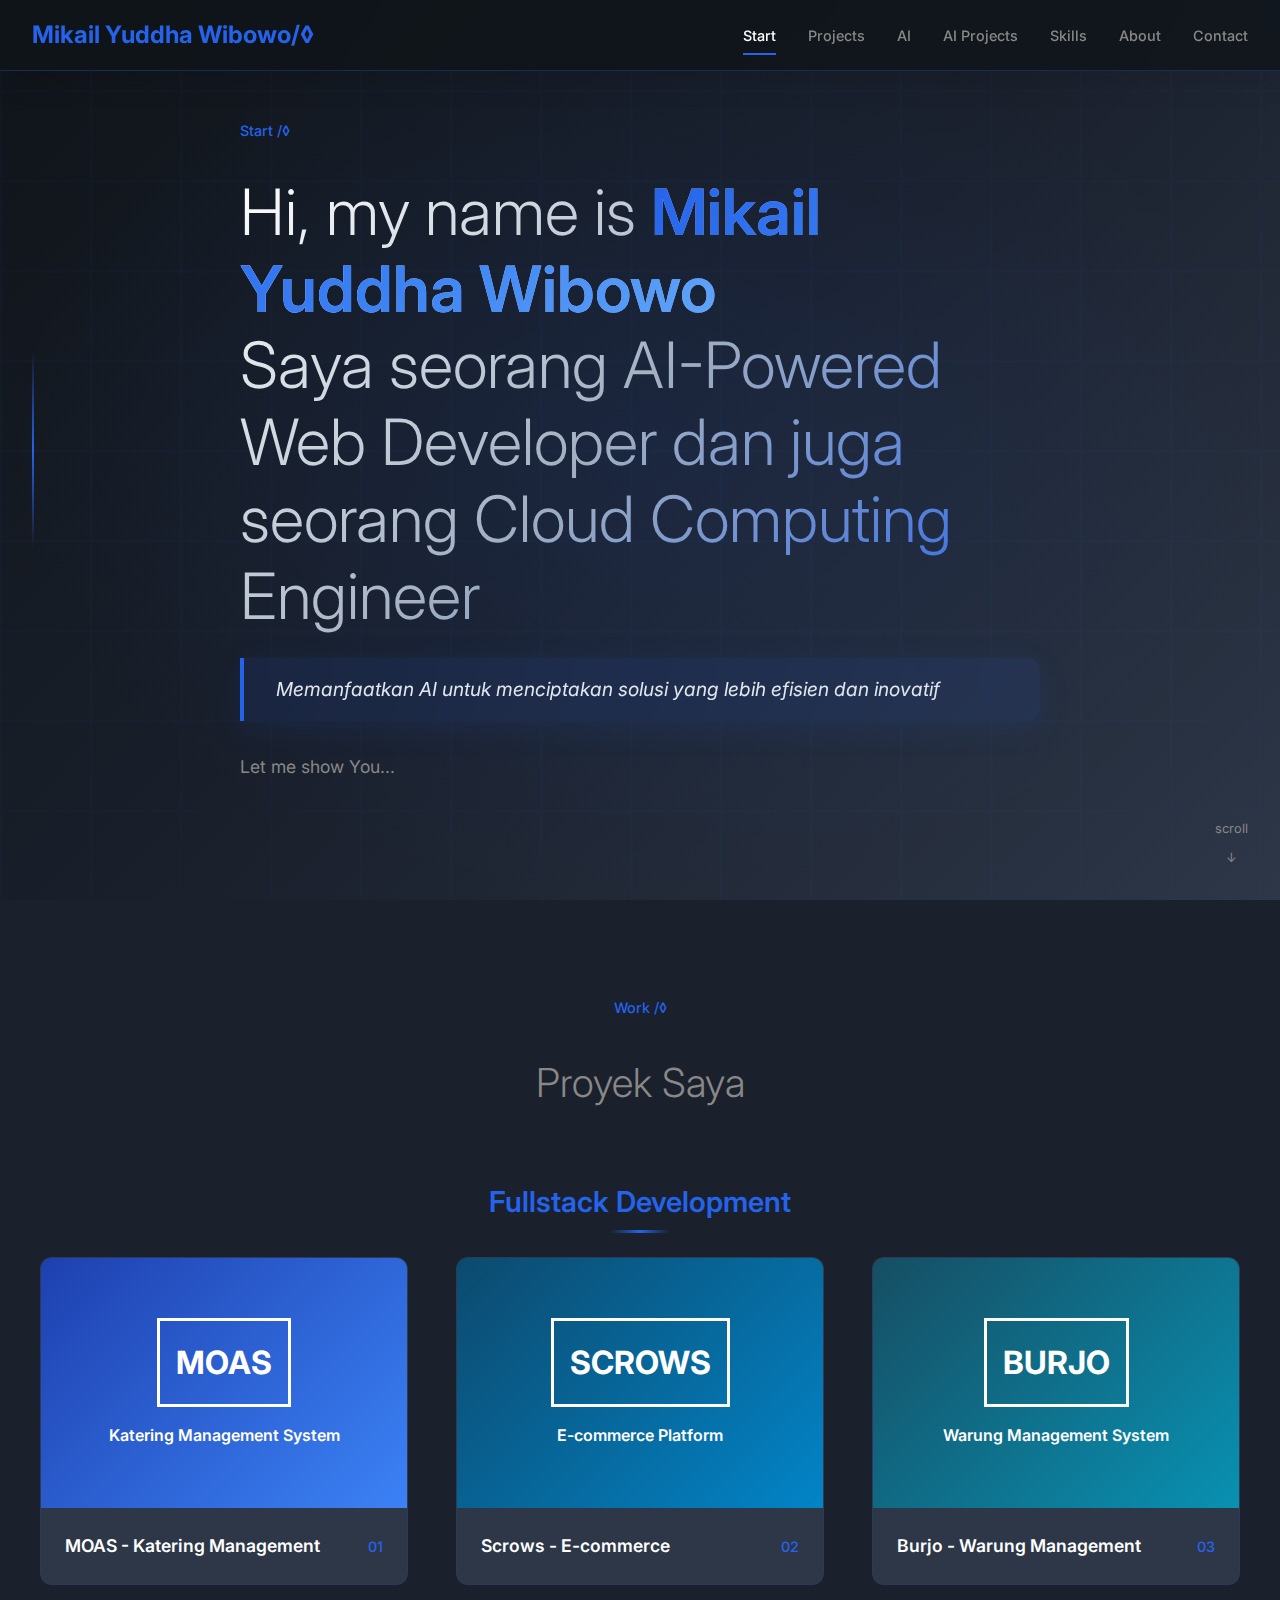
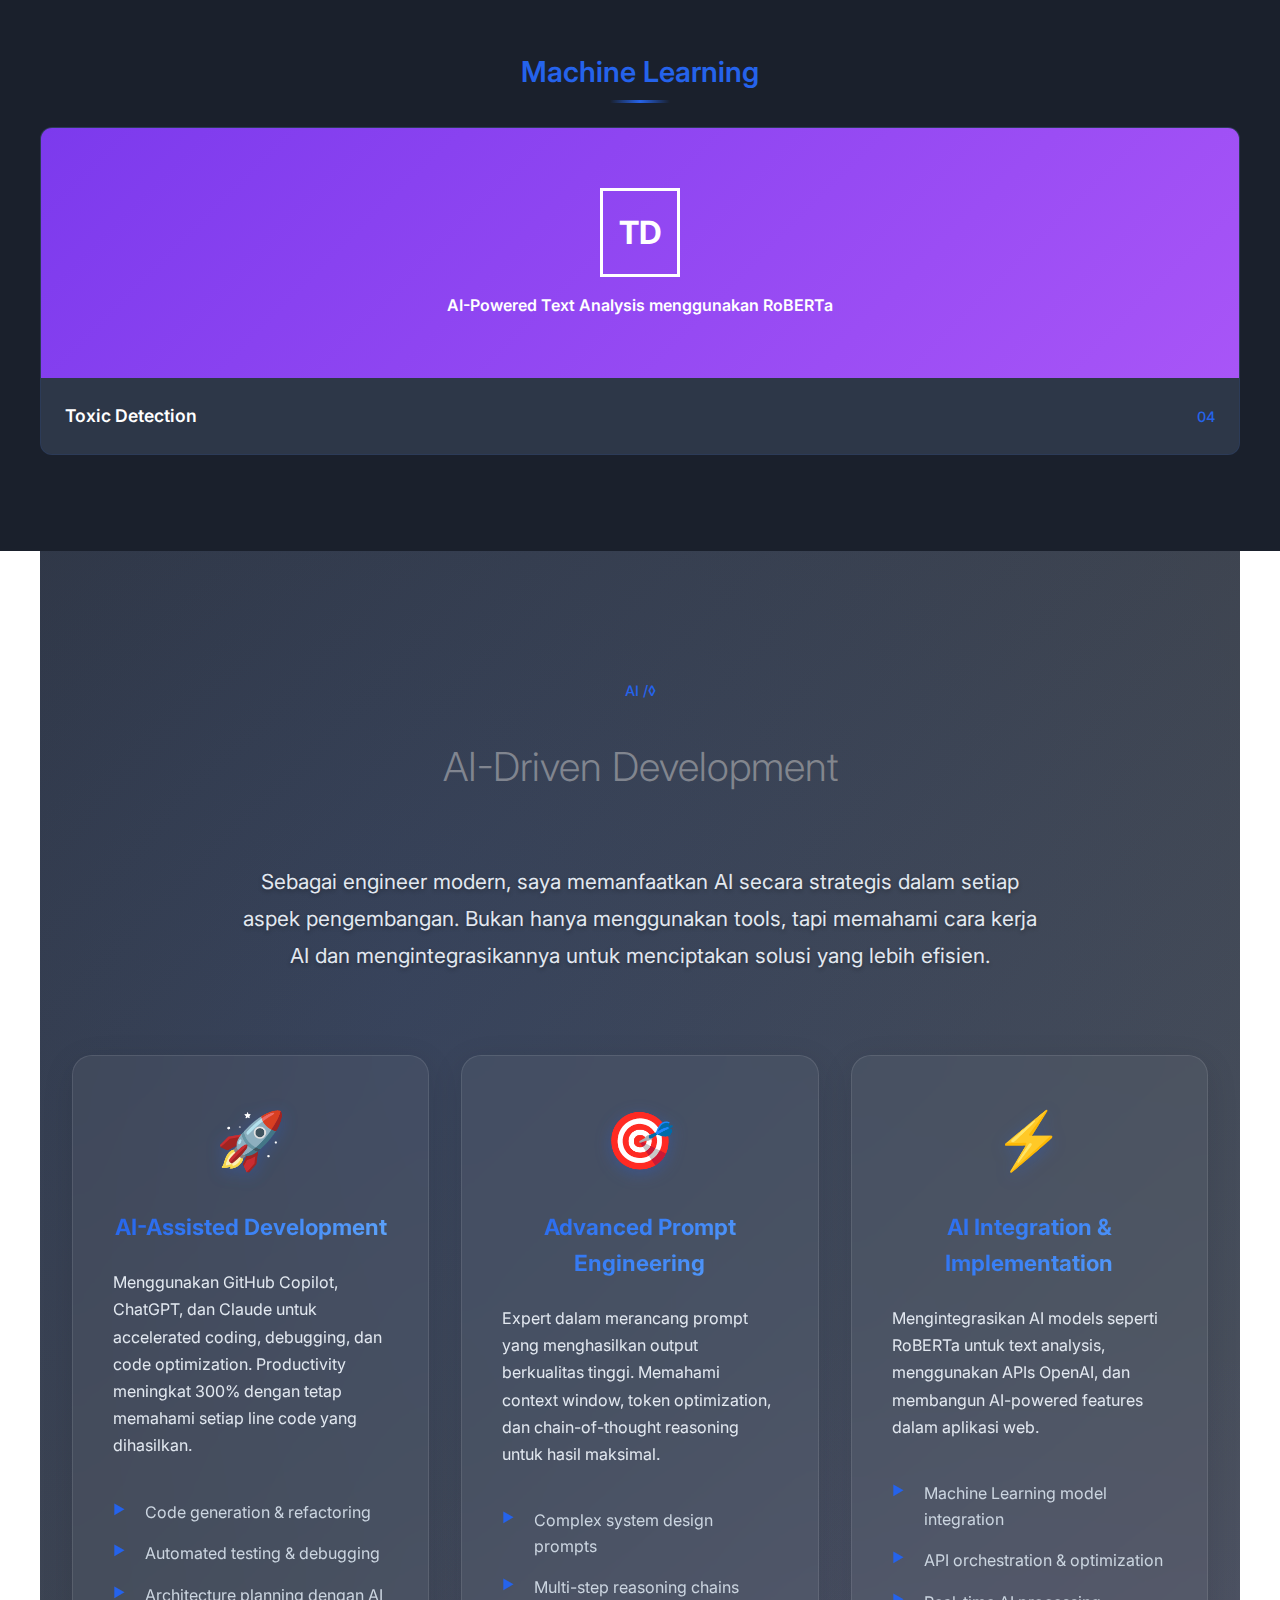
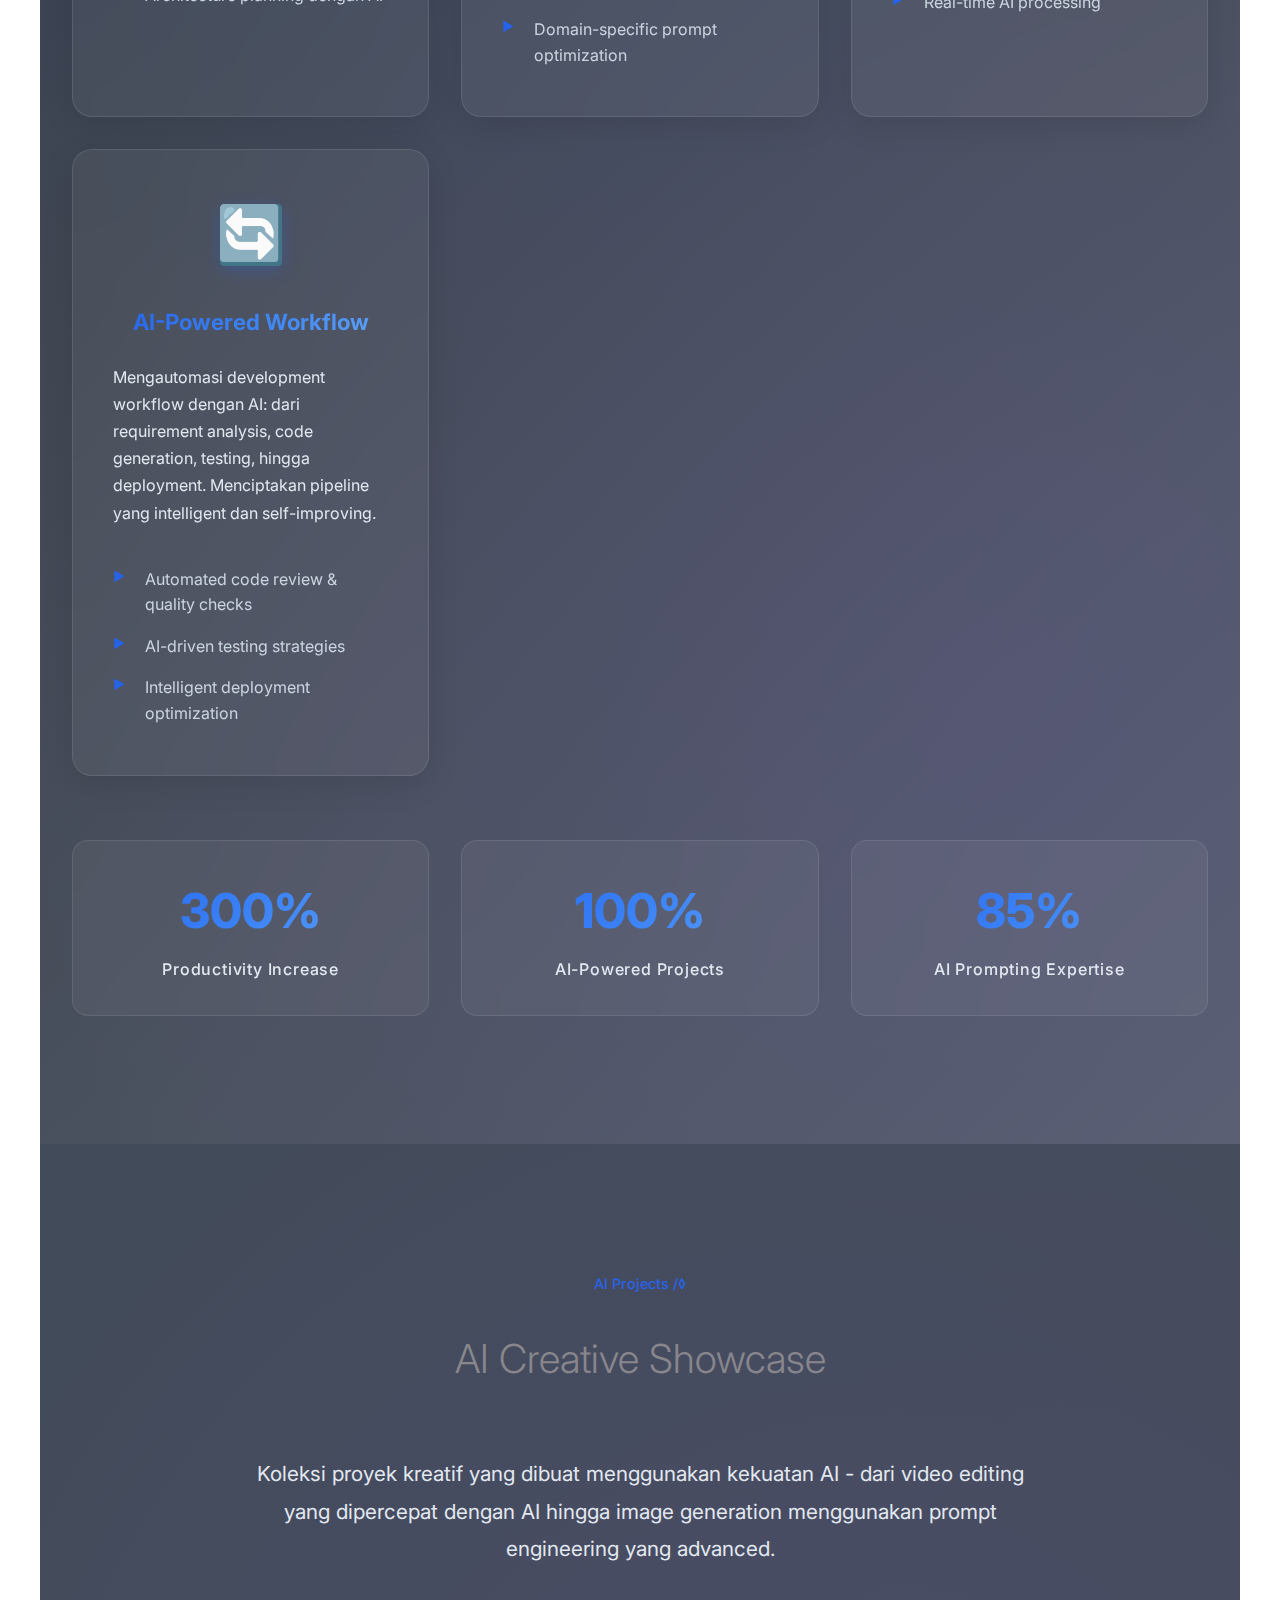
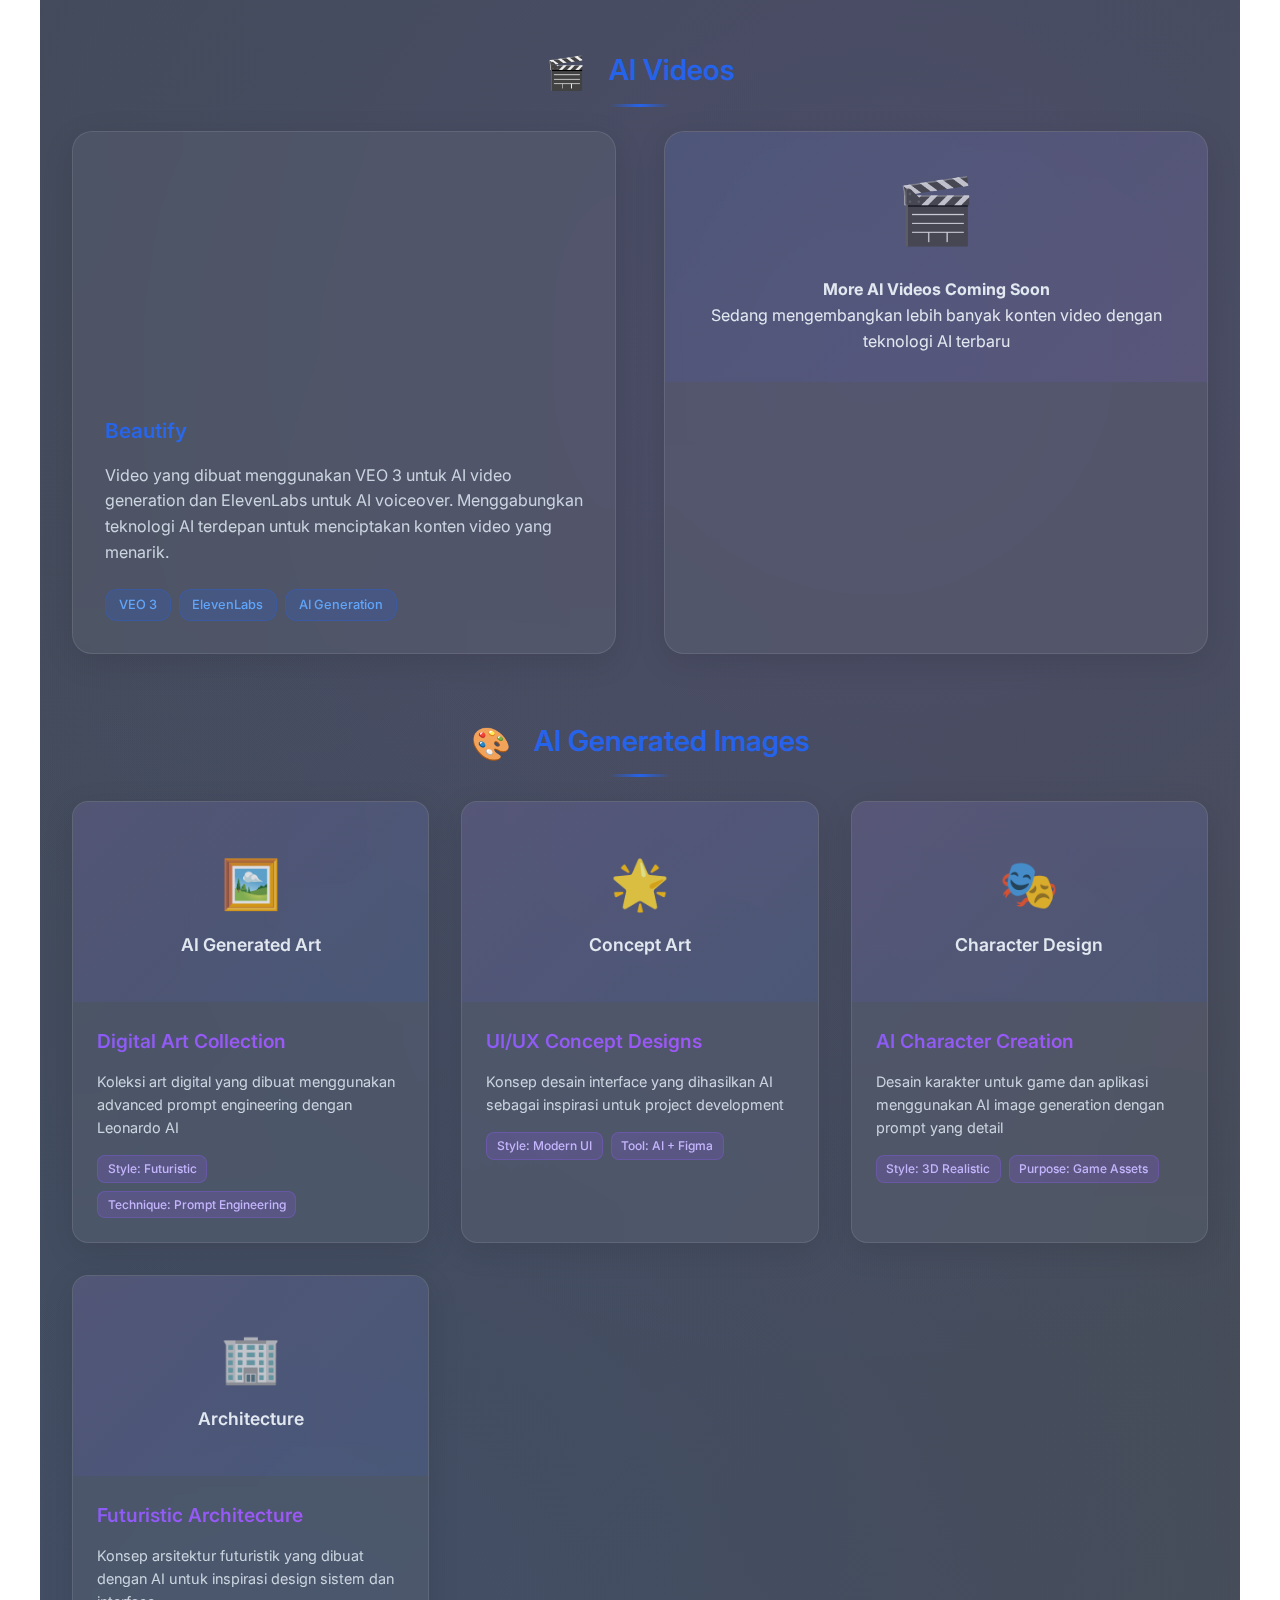
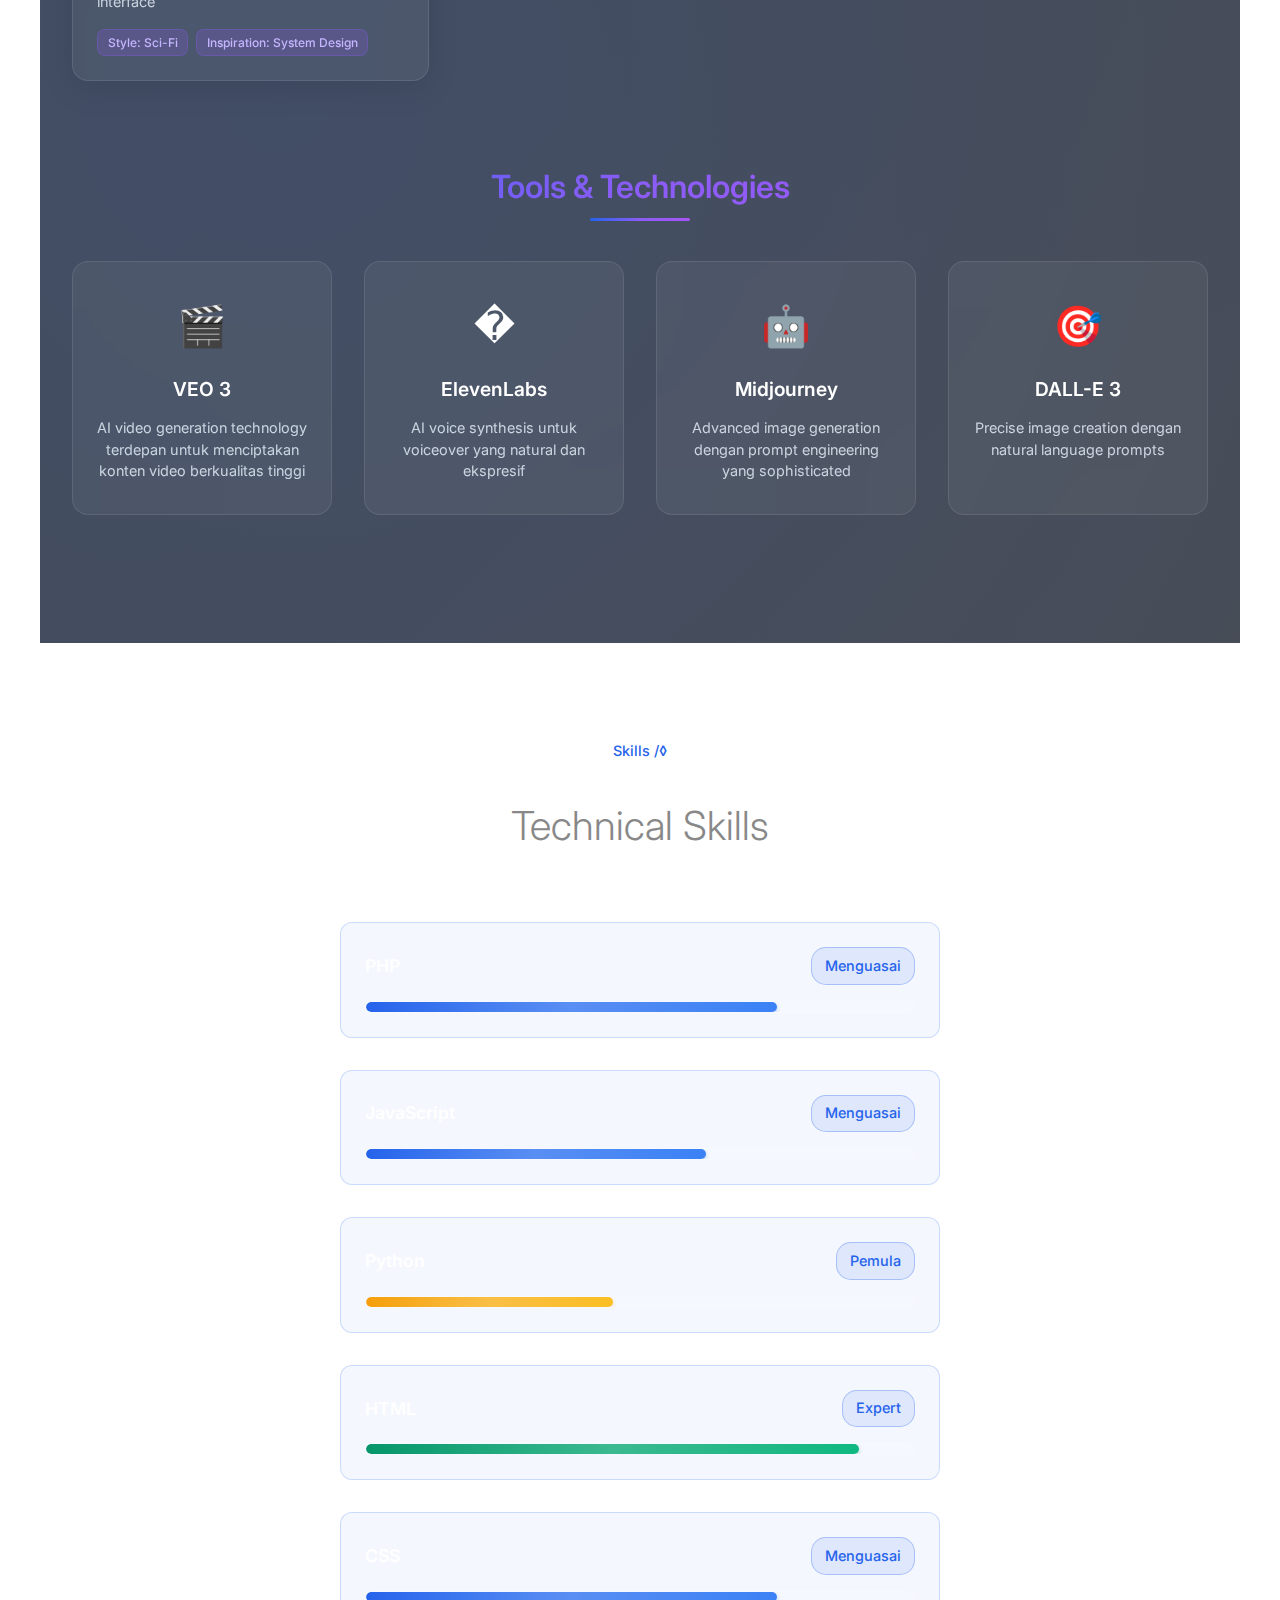
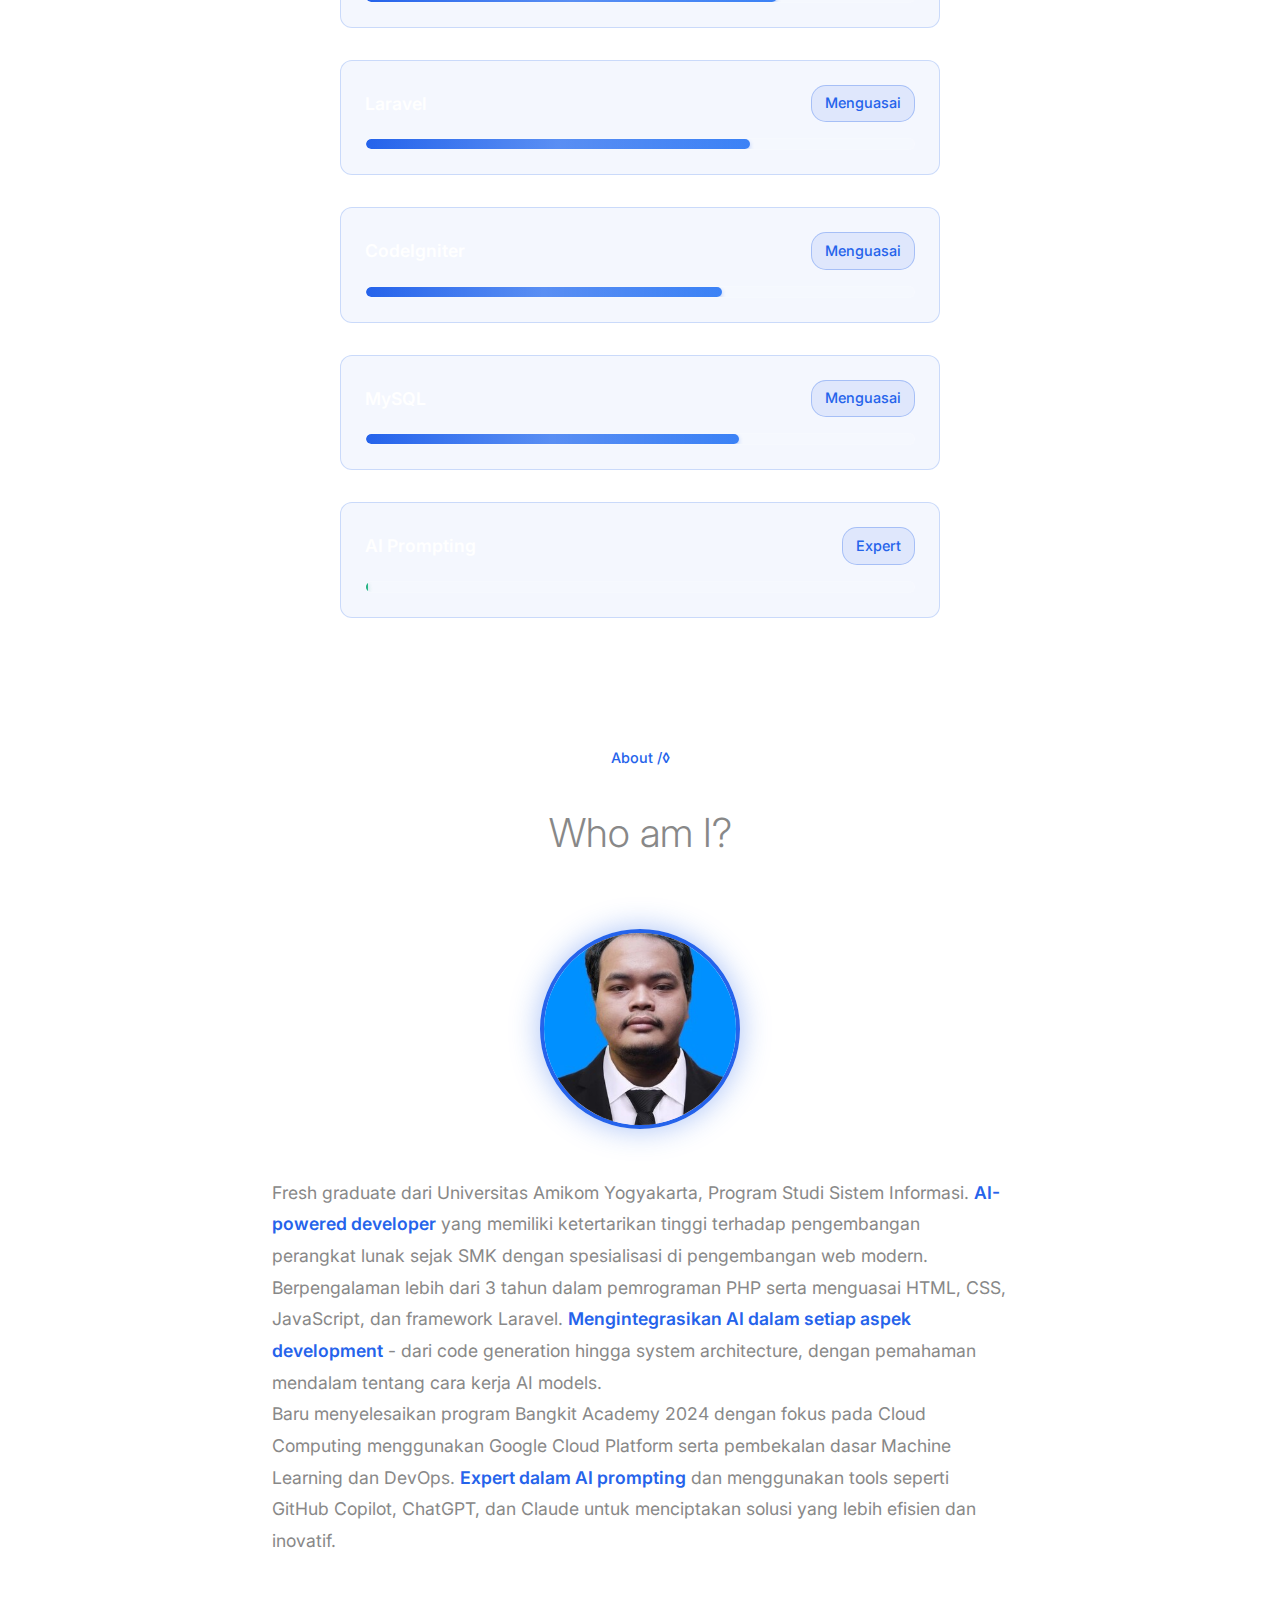
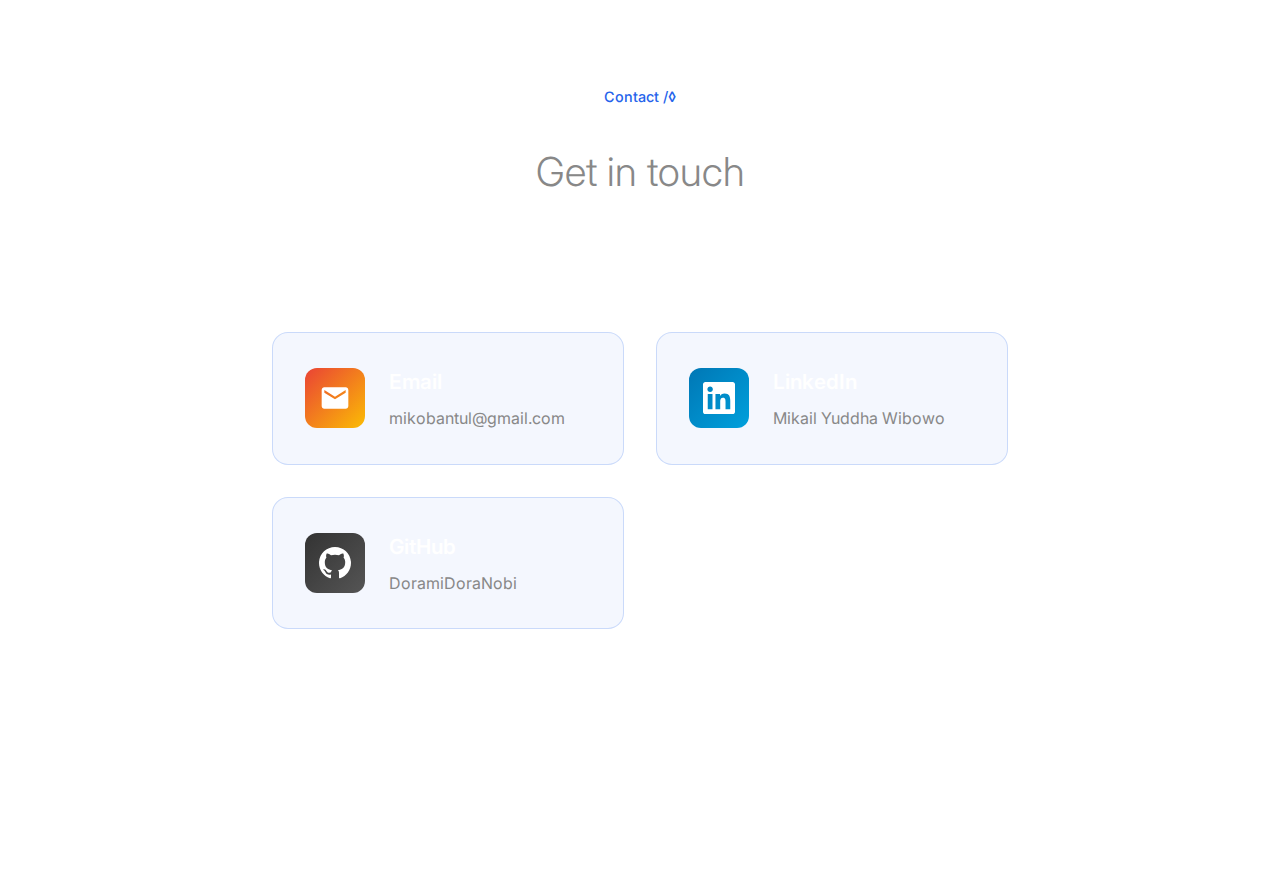
<file: index.html>
<!DOCTYPE html>
<html lang="id">
<head>
  <meta charset="UTF-8">
  <meta name="viewport" content="width=device-width, initial-scale=1.0">
  <title>Portfolio - Developer</title>
  <link rel="stylesheet" href="style.css">
  <link href="https://fonts.googleapis.com/css2?family=Inter:wght@300;400;500;600;700&display=swap" rel="stylesheet">
</head>
<body>
  <!-- Navigation -->
  <nav class="navbar">
    <div class="nav-brand">
      <span class="logo">Mikail Yuddha Wibowo/◊</span>
    </div>
    <div class="nav-links">
      <a href="#start" class="nav-link active">Start</a>
      <a href="#work" class="nav-link">Projects</a>
      <a href="#ai" class="nav-link">AI</a>
      <a href="#ai-projects" class="nav-link">AI Projects</a>
      <a href="#lab" class="nav-link">Skills</a>
      <a href="#about" class="nav-link">About</a>
      <a href="#contact" class="nav-link">Contact</a>
    </div>
  </nav>

  <!-- Hero Section -->
  <section id="start" class="hero">
    <div class="hero-content">
      <div class="breadcrumb">Start /◊</div>
      <h1 class="hero-title">
        Hi, my name is <span class="highlight">Mikail Yuddha Wibowo</span><br>
        Saya seorang AI-Powered Web Developer dan juga seorang Cloud Computing Engineer
      </h1>
      <div class="hero-subtitle">
        Memanfaatkan AI untuk menciptakan solusi yang lebih efisien dan inovatif
      </div>
      <div class="hero-cta">
        <span>Let me show You...</span>
      </div>
    </div>
    <div class="hero-line"></div>
    <div class="scroll-indicator">
      <div class="scroll-text">scroll</div>
      <div class="scroll-arrow">↓</div>
    </div>
  </section>

  <!-- Work Section -->
  <section id="work" class="work-section">
    <div class="section-header">
      <div class="breadcrumb">Work /◊</div>
      <h2>Proyek Saya</h2>
    </div>
    
    <!-- Fullstack Projects -->
    <div class="project-category">
      <h3 class="category-title">Fullstack Development</h3>
      <div class="projects-grid">
        <a href="https://github.com/DoramiDoraNobi/moas" target="_blank" class="project-link">
          <div class="project-card">
            <div class="project-image">
              <div class="project-placeholder moas">
                <div class="project-logo">MOAS</div>
                <span>Katering Management System</span>
              </div>
            </div>
            <div class="project-info">
              <h3>MOAS - Katering Management</h3>
              <span class="project-number">01</span>
            </div>
          </div>
        </a>

        <a href="https://github.com/DoramiDoraNobi/scrowz" target="_blank" class="project-link">
          <div class="project-card">
            <div class="project-image">
              <div class="project-placeholder scrows">
                <div class="project-logo">SCROWS</div>
                <span>E-commerce Platform</span>
              </div>
            </div>
            <div class="project-info">
              <h3>Scrows - E-commerce</h3>
              <span class="project-number">02</span>
            </div>
          </div>
        </a>

        <a href="https://github.com/DoramiDoraNobi/burjo" target="_blank" class="project-link">
          <div class="project-card">
            <div class="project-image">
              <div class="project-placeholder burjo">
                <div class="project-logo">BURJO</div>
                <span>Warung Management System</span>
              </div>
            </div>
            <div class="project-info">
              <h3>Burjo - Warung Management</h3>
              <span class="project-number">03</span>
            </div>
          </div>
        </a>
      </div>
    </div>

    <!-- Machine Learning Projects -->
    <div class="project-category">
      <h3 class="category-title">Machine Learning</h3>
      <div class="projects-grid">
        <a href="https://toxic-detection-kbvexkfsvacx7tcmxtrclr.streamlit.app/" target="_blank" class="project-link">
          <div class="project-card">
            <div class="project-image">
              <div class="project-placeholder toxic">
                <div class="project-logo">TD</div>
                <span>AI-Powered Text Analysis menggunakan RoBERTa</span>
              </div>
            </div>
            <div class="project-info">
              <h3>Toxic Detection</h3>
              <span class="project-number">04</span>
            </div>
          </div>
        </a>
      </div>
    </div>
  </section>

  <!-- AI Expertise Section -->
  <section id="ai" class="ai-section">
    <div class="section-header">
      <div class="breadcrumb">AI /◊</div>
      <h2>AI-Driven Development</h2>
    </div>
    <div class="ai-content">
      <div class="ai-intro">
        <p>Sebagai engineer modern, saya memanfaatkan AI secara strategis dalam setiap aspek pengembangan. Bukan hanya menggunakan tools, tapi memahami cara kerja AI dan mengintegrasikannya untuk menciptakan solusi yang lebih efisien.</p>
      </div>
      
      <div class="ai-grid">
        <div class="ai-card development">
          <div class="ai-icon">🚀</div>
          <h3>AI-Assisted Development</h3>
          <p>Menggunakan GitHub Copilot, ChatGPT, dan Claude untuk accelerated coding, debugging, dan code optimization. Productivity meningkat 300% dengan tetap memahami setiap line code yang dihasilkan.</p>
          <ul>
            <li>Code generation & refactoring</li>
            <li>Automated testing & debugging</li>
            <li>Architecture planning dengan AI</li>
          </ul>
        </div>

        <div class="ai-card prompt">
          <div class="ai-icon">🎯</div>
          <h3>Advanced Prompt Engineering</h3>
          <p>Expert dalam merancang prompt yang menghasilkan output berkualitas tinggi. Memahami context window, token optimization, dan chain-of-thought reasoning untuk hasil maksimal.</p>
          <ul>
            <li>Complex system design prompts</li>
            <li>Multi-step reasoning chains</li>
            <li>Domain-specific prompt optimization</li>
          </ul>
        </div>

        <div class="ai-card integration">
          <div class="ai-icon">⚡</div>
          <h3>AI Integration & Implementation</h3>
          <p>Mengintegrasikan AI models seperti RoBERTa untuk text analysis, menggunakan APIs OpenAI, dan membangun AI-powered features dalam aplikasi web.</p>
          <ul>
            <li>Machine Learning model integration</li>
            <li>API orchestration & optimization</li>
            <li>Real-time AI processing</li>
          </ul>
        </div>

        <div class="ai-card workflow">
          <div class="ai-icon">🔄</div>
          <h3>AI-Powered Workflow</h3>
          <p>Mengautomasi development workflow dengan AI: dari requirement analysis, code generation, testing, hingga deployment. Menciptakan pipeline yang intelligent dan self-improving.</p>
          <ul>
            <li>Automated code review & quality checks</li>
            <li>AI-driven testing strategies</li>
            <li>Intelligent deployment optimization</li>
          </ul>
        </div>
      </div>

      <div class="ai-stats">
        <div class="stat-item">
          <div class="stat-number">300%</div>
          <div class="stat-label">Productivity Increase</div>
        </div>
        <div class="stat-item">
          <div class="stat-number">100%</div>
          <div class="stat-label">AI-Powered Projects</div>
        </div>
        <div class="stat-item">
          <div class="stat-number">85%</div>
          <div class="stat-label">AI Prompting Expertise</div>
        </div>
      </div>
    </div>
  </section>

  <!-- AI Projects Section -->
  <section id="ai-projects" class="ai-projects-section">
    <div class="section-header">
      <div class="breadcrumb">AI Projects /◊</div>
      <h2>AI Creative Showcase</h2>
    </div>
    <div class="ai-projects-content">
      <div class="ai-projects-intro">
        <p>Koleksi proyek kreatif yang dibuat menggunakan kekuatan AI - dari video editing yang dipercepat dengan AI hingga image generation menggunakan prompt engineering yang advanced.</p>
      </div>

      <!-- AI Videos Section -->
      <div class="project-category">
        <h3 class="category-title">
          <span class="category-icon">🎬</span>
          AI Videos
        </h3>
        <div class="ai-videos-grid">
          <div class="video-card">
            <div class="video-container">
              <iframe 
                src="https://www.youtube.com/embed/ogKmeggD4PM" 
                title="AI Video Project" 
                frameborder="0" 
                allow="accelerometer; autoplay; clipboard-write; encrypted-media; gyroscope; picture-in-picture; web-share" 
                allowfullscreen>
              </iframe>
            </div>
            <div class="video-info">
              <h4>Beautify</h4>
              <p>Video yang dibuat menggunakan VEO 3 untuk AI video generation dan ElevenLabs untuk AI voiceover. Menggabungkan teknologi AI terdepan untuk menciptakan konten video yang menarik.</p>
              <div class="video-tags">
                <span class="tag">VEO 3</span>
                <span class="tag">ElevenLabs</span>
                <span class="tag">AI Generation</span>
              </div>
            </div>
          </div>

          <!-- Placeholder for more videos -->
          <div class="video-card placeholder">
            <div class="video-placeholder">
              <div class="placeholder-icon">🎬</div>
              <h4>More AI Videos Coming Soon</h4>
              <p>Sedang mengembangkan lebih banyak konten video dengan teknologi AI terbaru</p>
            </div>
          </div>
        </div>
      </div>

      <!-- AI Generated Images Section -->
      <div class="project-category">
        <h3 class="category-title">
          <span class="category-icon">🎨</span>
          AI Generated Images
        </h3>
        <div class="ai-images-grid">
          <a href="gallery.html" class="image-card gallery-link">
            <div class="image-placeholder">
              <div class="placeholder-icon">🖼️</div>
              <span>AI Generated Art</span>
            </div>
            <div class="image-info">
              <h4>Digital Art Collection</h4>
              <p>Koleksi art digital yang dibuat menggunakan advanced prompt engineering dengan Leonardo AI</p>
              <div class="image-stats">
                <span class="stat">Style: Futuristic</span>
                <span class="stat">Technique: Prompt Engineering</span>
              </div>
            </div>
          </a>

          <div class="image-card">
            <div class="image-placeholder">
              <div class="placeholder-icon">🌟</div>
              <span>Concept Art</span>
            </div>
            <div class="image-info">
              <h4>UI/UX Concept Designs</h4>
              <p>Konsep desain interface yang dihasilkan AI sebagai inspirasi untuk project development</p>
              <div class="image-stats">
                <span class="stat">Style: Modern UI</span>
                <span class="stat">Tool: AI + Figma</span>
              </div>
            </div>
          </div>

          <div class="image-card">
            <div class="image-placeholder">
              <div class="placeholder-icon">🎭</div>
              <span>Character Design</span>
            </div>
            <div class="image-info">
              <h4>AI Character Creation</h4>
              <p>Desain karakter untuk game dan aplikasi menggunakan AI image generation dengan prompt yang detail</p>
              <div class="image-stats">
                <span class="stat">Style: 3D Realistic</span>
                <span class="stat">Purpose: Game Assets</span>
              </div>
            </div>
          </div>

          <div class="image-card">
            <div class="image-placeholder">
              <div class="placeholder-icon">🏢</div>
              <span>Architecture</span>
            </div>
            <div class="image-info">
              <h4>Futuristic Architecture</h4>
              <p>Konsep arsitektur futuristik yang dibuat dengan AI untuk inspirasi design sistem dan interface</p>
              <div class="image-stats">
                <span class="stat">Style: Sci-Fi</span>
                <span class="stat">Inspiration: System Design</span>
              </div>
            </div>
          </div>
        </div>
      </div>

      <!-- AI Tools Used -->
      <div class="ai-tools-section">
        <h3 class="tools-title">Tools & Technologies</h3>
        <div class="tools-grid">
          <div class="tool-item">
            <div class="tool-icon">🎬</div>
            <h4>VEO 3</h4>
            <p>AI video generation technology terdepan untuk menciptakan konten video berkualitas tinggi</p>
          </div>
          <div class="tool-item">
            <div class="tool-icon">�️</div>
            <h4>ElevenLabs</h4>
            <p>AI voice synthesis untuk voiceover yang natural dan ekspresif</p>
          </div>
          <div class="tool-item">
            <div class="tool-icon">🤖</div>
            <h4>Midjourney</h4>
            <p>Advanced image generation dengan prompt engineering yang sophisticated</p>
          </div>
          <div class="tool-item">
            <div class="tool-icon">🎯</div>
            <h4>DALL-E 3</h4>
            <p>Precise image creation dengan natural language prompts</p>
          </div>
        </div>
      </div>
    </div>
  </section>

  <!-- Skills Section -->
  <section id="lab" class="lab-section">
    <div class="section-header">
      <div class="breadcrumb">Skills /◊</div>
      <h2>Technical Skills</h2>
    </div>
    <div class="lab-content">
      <div class="skills-container">
        <div class="skill-item menguasai">
          <div class="skill-info">
            <span class="skill-name">PHP</span>
            <span class="skill-level">Menguasai</span>
          </div>
          <div class="skill-bar">
            <div class="skill-progress" data-level="75"></div>
          </div>
        </div>

        <div class="skill-item menguasai">
          <div class="skill-info">
            <span class="skill-name">JavaScript</span>
            <span class="skill-level">Menguasai</span>
          </div>
          <div class="skill-bar">
            <div class="skill-progress" data-level="62"></div>
          </div>
        </div>

        <div class="skill-item pemula">
          <div class="skill-info">
            <span class="skill-name">Python</span>
            <span class="skill-level">Pemula</span>
          </div>
          <div class="skill-bar">
            <div class="skill-progress" data-level="45"></div>
          </div>
        </div>

        <div class="skill-item expert">
          <div class="skill-info">
            <span class="skill-name">HTML</span>
            <span class="skill-level">Expert</span>
          </div>
          <div class="skill-bar">
            <div class="skill-progress" data-level="90"></div>
          </div>
        </div>

        <div class="skill-item menguasai">
          <div class="skill-info">
            <span class="skill-name">CSS</span>
            <span class="skill-level">Menguasai</span>
          </div>
          <div class="skill-bar">
            <div class="skill-progress" data-level="75"></div>
          </div>
        </div>

        <div class="skill-item menguasai">
          <div class="skill-info">
            <span class="skill-name">Laravel</span>
            <span class="skill-level">Menguasai</span>
          </div>
          <div class="skill-bar">
            <div class="skill-progress" data-level="70"></div>
          </div>
        </div>

        <div class="skill-item menguasai">
          <div class="skill-info">
            <span class="skill-name">CodeIgniter</span>
            <span class="skill-level">Menguasai</span>
          </div>
          <div class="skill-bar">
            <div class="skill-progress" data-level="65"></div>
          </div>
        </div>

        <div class="skill-item menguasai">
          <div class="skill-info">
            <span class="skill-name">MySQL</span>
            <span class="skill-level">Menguasai</span>
          </div>
          <div class="skill-bar">
            <div class="skill-progress" data-level="68"></div>
          </div>
        </div>

        <div class="skill-item expert">
          <div class="skill-info">
            <span class="skill-name">AI Prompting</span>
            <span class="skill-level">Expert</span>
          </div>
          <div class="skill-bar">
            <div class="skill-progress" data-level="85"></div>
          </div>
        </div>
      </div>
    </div>
  </section>

  <!-- About Section -->
  <section id="about" class="about-section">
    <div class="section-header">
      <div class="breadcrumb">About /◊</div>
      <h2>Who am I?</h2>
    </div>
    <div class="about-profile">
      <img src="Mikail Yuddha Wibowo_fotopas.jpg" alt="Foto Profil Miko" class="about-photo">
    </div>
    <div class="about-content">
      <p>Fresh graduate dari Universitas Amikom Yogyakarta, Program Studi Sistem Informasi. <strong>AI-powered developer</strong> yang memiliki ketertarikan tinggi terhadap pengembangan perangkat lunak sejak SMK dengan spesialisasi di pengembangan web modern.</p>
      
      <p>Berpengalaman lebih dari 3 tahun dalam pemrograman PHP serta menguasai HTML, CSS, JavaScript, dan framework Laravel. <strong>Mengintegrasikan AI dalam setiap aspek development</strong> - dari code generation hingga system architecture, dengan pemahaman mendalam tentang cara kerja AI models.</p>
      
      <p>Baru menyelesaikan program Bangkit Academy 2024 dengan fokus pada Cloud Computing menggunakan Google Cloud Platform serta pembekalan dasar Machine Learning dan DevOps. <strong>Expert dalam AI prompting</strong> dan menggunakan tools seperti GitHub Copilot, ChatGPT, dan Claude untuk menciptakan solusi yang lebih efisien dan inovatif.</p>
    </div>
  </section>

  <!-- Contact Section -->
  <section id="contact" class="contact-section">
    <div class="section-header">
      <div class="breadcrumb">Contact /◊</div>
      <h2>Get in touch</h2>
    </div>
    <div class="contact-content">
      <div class="contact-grid">
        <a href="mailto:mikobantul@gmail.com" class="contact-item email" target="_blank">
          <div class="contact-icon">
            <svg viewBox="0 0 24 24" fill="currentColor">
              <path d="M20 4H4c-1.1 0-1.99.9-1.99 2L2 18c0 1.1.89 2 2 2h16c1.1 0 2-.9 2-2V6c0-1.1-.9-2-2-2zm0 4l-8 5-8-5V6l8 5 8-5v2z"/>
            </svg>
          </div>
          <div class="contact-info">
            <h3>Email</h3>
            <p>mikobantul@gmail.com</p>
          </div>
        </a>

        <a href="https://www.linkedin.com/in/mikail-yuddha-wibowo-b579b7221/" class="contact-item linkedin" target="_blank">
          <div class="contact-icon">
            <svg viewBox="0 0 24 24" fill="currentColor">
              <path d="M20.447 20.452h-3.554v-5.569c0-1.328-.027-3.037-1.852-3.037-1.853 0-2.136 1.445-2.136 2.939v5.667H9.351V9h3.414v1.561h.046c.477-.9 1.637-1.85 3.37-1.85 3.601 0 4.267 2.37 4.267 5.455v6.286zM5.337 7.433c-1.144 0-2.063-.926-2.063-2.065 0-1.138.92-2.063 2.063-2.063 1.14 0 2.064.925 2.064 2.063 0 1.139-.925 2.065-2.064 2.065zm1.782 13.019H3.555V9h3.564v11.452zM22.225 0H1.771C.792 0 0 .774 0 1.729v20.542C0 23.227.792 24 1.771 24h20.451C23.2 24 24 23.227 24 22.271V1.729C24 .774 23.2 0 22.222 0h.003z"/>
            </svg>
          </div>
          <div class="contact-info">
            <h3>LinkedIn</h3>
            <p>Mikail Yuddha Wibowo</p>
          </div>
        </a>

        <a href="https://github.com/DoramiDoraNobi" class="contact-item github" target="_blank">
          <div class="contact-icon">
            <svg viewBox="0 0 24 24" fill="currentColor">
              <path d="M12 0c-6.626 0-12 5.373-12 12 0 5.302 3.438 9.8 8.207 11.387.599.111.793-.261.793-.577v-2.234c-3.338.726-4.033-1.416-4.033-1.416-.546-1.387-1.333-1.756-1.333-1.756-1.089-.745.083-.729.083-.729 1.205.084 1.839 1.237 1.839 1.237 1.07 1.834 2.807 1.304 3.492.997.107-.775.418-1.305.762-1.604-2.665-.305-5.467-1.334-5.467-5.931 0-1.311.469-2.381 1.236-3.221-.124-.303-.535-1.524.117-3.176 0 0 1.008-.322 3.301 1.23.957-.266 1.983-.399 3.003-.404 1.02.005 2.047.138 3.006.404 2.291-1.552 3.297-1.23 3.297-1.23.653 1.653.242 2.874.118 3.176.77.84 1.235 1.911 1.235 3.221 0 4.609-2.807 5.624-5.479 5.921.43.372.823 1.102.823 2.222v3.293c0 .319.192.694.801.576 4.765-1.589 8.199-6.086 8.199-11.386 0-6.627-5.373-12-12-12z"/>
            </svg>
          </div>
          <div class="contact-info">
            <h3>GitHub</h3>
            <p>DoramiDoraNobi</p>
          </div>
        </a>
      </div>
    </div>
  </section>

  <script>
    // Smooth scrolling for navigation links
    document.querySelectorAll('.nav-link').forEach(link => {
      link.addEventListener('click', function(e) {
        e.preventDefault();
        const targetId = this.getAttribute('href');
        const targetSection = document.querySelector(targetId);
        if (targetSection) {
          targetSection.scrollIntoView({ behavior: 'smooth' });
        }
        
        // Update active nav link
        document.querySelectorAll('.nav-link').forEach(l => l.classList.remove('active'));
        this.classList.add('active');
      });
    });

    // Update active nav link on scroll
    window.addEventListener('scroll', () => {
      const sections = document.querySelectorAll('section');
      const navLinks = document.querySelectorAll('.nav-link');
      
      let current = '';
      sections.forEach(section => {
        const sectionTop = section.offsetTop;
        const sectionHeight = section.clientHeight;
        if (scrollY >= sectionTop - 200) {
          current = section.getAttribute('id');
        }
      });

      navLinks.forEach(link => {
        link.classList.remove('active');
        if (link.getAttribute('href') === `#${current}`) {
          link.classList.add('active');
        }
      });
    });

    // Skills progress bar animation
    function animateSkillBars() {
      const skillBars = document.querySelectorAll('.skill-progress');
      console.log('Found skill bars:', skillBars.length);
      
      skillBars.forEach((bar, index) => {
        const level = bar.getAttribute('data-level');
        console.log(`Bar ${index}: setting width to ${level}%`);
        
        // Add a small delay for each bar
        setTimeout(() => {
          bar.style.width = level + '%';
        }, index * 100);
      });
    }

    // Multiple triggers to ensure animation works
    document.addEventListener('DOMContentLoaded', () => {
      console.log('DOM loaded, starting animation in 500ms');
      setTimeout(animateSkillBars, 500);
    });

    window.addEventListener('load', () => {
      console.log('Window loaded, starting animation');
      setTimeout(animateSkillBars, 100);
    });

    // Intersection Observer for skills animation
    const skillsSection = document.querySelector('#lab');
    if (skillsSection) {
      const skillsObserver = new IntersectionObserver((entries) => {
        entries.forEach(entry => {
          if (entry.isIntersecting) {
            console.log('Skills section visible, animating');
            setTimeout(animateSkillBars, 300);
            skillsObserver.unobserve(entry.target);
          }
        });
      }, { threshold: 0.1 });

      skillsObserver.observe(skillsSection);
    }
  </script>
</body>
</html>
</file>
<file: style.css>
* {
  margin: 0;
  padding: 0;
  box-sizing: border-box;
}

body {
  font-family: 'Inter', -apple-system, BlinkMacSystemFont, 'Segoe UI', sans-serif;
  background: linear-gradient(135deg, #0f1419 0%, #1a202c 50%, #2d3748 100%);
  background-attachment: fixed;
  color: #ffffff;
  line-height: 1.6;
  overflow-x: hidden;
}

/* Navigation */
.navbar {
  position: fixed;
  top: 0;
  left: 0;
  right: 0;
  z-index: 1000;
  background: rgba(15, 20, 25, 0.8);
  backdrop-filter: blur(20px);
  border-bottom: 1px solid rgba(37, 99, 235, 0.3);
  padding: 1rem 2rem;
  display: flex;
  justify-content: space-between;
  align-items: center;
  box-shadow: 0 8px 32px rgba(0, 0, 0, 0.1);
}

.nav-brand .logo {
  font-size: 1.5rem;
  font-weight: 700;
  color: #2563eb;
}

.nav-links {
  display: flex;
  gap: 2rem;
}

.nav-link {
  color: #888;
  text-decoration: none;
  font-size: 0.9rem;
  font-weight: 500;
  transition: color 0.3s ease;
  position: relative;
}

.nav-link:hover,
.nav-link.active {
  color: #ffffff;
}

.nav-link.active::after {
  content: '';
  position: absolute;
  bottom: -0.5rem;
  left: 0;
  right: 0;
  height: 2px;
  background: #2563eb;
}

/* Profile Section */
.profile-section {
  display: flex;
  align-items: center;
  gap: 2rem;
  margin-bottom: 3rem;
}

.profile-photo {
  width: 180px;
  height: 180px;
  border-radius: 12px;
  border: 3px solid #2563eb;
  box-shadow: 0 0 20px rgba(37, 99, 235, 0.3);
  object-fit: cover;
}

/* About Profile Photo */
.about-profile {
  display: flex;
  justify-content: center;
  margin-bottom: 3rem;
}

.about-photo {
  width: 200px;
  height: 200px;
  border-radius: 50%;
  border: 4px solid #2563eb;
  box-shadow: 0 0 30px rgba(37, 99, 235, 0.4);
  object-fit: cover;
  transition: all 0.3s ease;
}

.about-photo:hover {
  transform: scale(1.05);
  box-shadow: 0 0 40px rgba(37, 99, 235, 0.6);
}

/* Hero Section */
.hero {
  min-height: 100vh;
  display: flex;
  align-items: center;
  justify-content: center;
  position: relative;
  padding: 0 2rem;
  background: radial-gradient(ellipse at center, rgba(37, 99, 235, 0.1) 0%, transparent 70%);
  overflow: hidden;
}

.hero::before {
  content: '';
  position: absolute;
  top: 0;
  left: 0;
  right: 0;
  bottom: 0;
  background: url('data:image/svg+xml,<svg xmlns="http://www.w3.org/2000/svg" viewBox="0 0 100 100"><defs><pattern id="grid" width="10" height="10" patternUnits="userSpaceOnUse"><path d="M 10 0 L 0 0 0 10" fill="none" stroke="rgba(37,99,235,0.1)" stroke-width="0.5"/></pattern></defs><rect width="100" height="100" fill="url(%23grid)"/></svg>');
  opacity: 0.3;
  animation: float 20s ease-in-out infinite;
}

@keyframes float {
  0%, 100% { transform: translateY(0px) rotate(0deg); }
  50% { transform: translateY(-20px) rotate(0.5deg); }
}

.hero-content {
  text-align: left;
  max-width: 800px;
  position: relative;
  z-index: 2;
}

.breadcrumb {
  color: #2563eb;
  font-size: 0.9rem;
  margin-bottom: 2rem;
  font-weight: 500;
}

.hero-title {
  font-size: clamp(2.5rem, 6vw, 4rem);
  font-weight: 300;
  line-height: 1.2;
  margin-bottom: 1.5rem;
  background: linear-gradient(135deg, #ffffff 0%, #a0aec0 50%, #2563eb 100%);
  background-clip: text;
  -webkit-background-clip: text;
  -webkit-text-fill-color: transparent;
  animation: titleGlow 3s ease-in-out infinite alternate;
}

@keyframes titleGlow {
  0% { filter: drop-shadow(0 0 5px rgba(37, 99, 235, 0.3)); }
  100% { filter: drop-shadow(0 0 20px rgba(37, 99, 235, 0.6)); }
}

.highlight {
  background: linear-gradient(135deg, #2563eb 0%, #3b82f6 50%, #60a5fa 100%);
  background-clip: text;
  -webkit-background-clip: text;
  -webkit-text-fill-color: transparent;
  font-weight: 600;
  animation: highlightPulse 2s ease-in-out infinite alternate;
}

@keyframes highlightPulse {
  0% { filter: drop-shadow(0 0 10px rgba(37, 99, 235, 0.5)); }
  100% { filter: drop-shadow(0 0 25px rgba(37, 99, 235, 0.8)); }
}

.italic {
  font-style: italic;
  color: #888;
}

/* Hero subtitle for AI emphasis */
.hero-subtitle {
  margin: 1.5rem 0 2rem 0;
  font-size: 1.2rem;
  color: #e2e8f0;
  font-style: italic;
  padding: 1rem 2rem;
  background: rgba(37, 99, 235, 0.1);
  border-left: 4px solid #2563eb;
  border-radius: 0 12px 12px 0;
  backdrop-filter: blur(10px);
  box-shadow: 0 8px 32px rgba(37, 99, 235, 0.1);
  position: relative;
  overflow: hidden;
}

.hero-subtitle::before {
  content: '';
  position: absolute;
  top: 0;
  left: 0;
  width: 100%;
  height: 100%;
  background: linear-gradient(45deg, transparent, rgba(255, 255, 255, 0.1), transparent);
  transform: translateX(-100%);
  animation: shimmer 3s ease-in-out infinite;
}

.hero-cta {
  display: flex;
  align-items: center;
  gap: 1rem;
  font-size: 1.1rem;
  color: #cbd5e0;
  margin-top: 2rem;
}

/* AI Section Styling */
.ai-section {
  max-width: 1200px;
  margin: 0 auto;
  padding: 8rem 2rem;
  background: linear-gradient(135deg, rgba(26, 32, 44, 0.9) 0%, rgba(45, 55, 72, 0.8) 100%);
  position: relative;
  overflow: hidden;
}

.ai-section::before {
  content: '';
  position: absolute;
  top: 0;
  left: 0;
  right: 0;
  bottom: 0;
  background: radial-gradient(circle at 30% 20%, rgba(37, 99, 235, 0.1) 0%, transparent 50%),
              radial-gradient(circle at 80% 80%, rgba(139, 92, 246, 0.1) 0%, transparent 50%);
  pointer-events: none;
}

.ai-content {
  margin-top: 3rem;
  position: relative;
  z-index: 2;
}

.ai-intro {
  text-align: center;
  margin-bottom: 5rem;
}

.ai-intro p {
  font-size: 1.3rem;
  line-height: 1.8;
  color: #e2e8f0;
  max-width: 800px;
  margin: 0 auto;
  font-weight: 400;
  text-shadow: 0 2px 4px rgba(0, 0, 0, 0.3);
}

.ai-grid {
  display: grid;
  grid-template-columns: repeat(auto-fit, minmax(280px, 1fr));
  gap: 2rem;
  margin-bottom: 4rem;
}

.ai-card {
  background: rgba(255, 255, 255, 0.05);
  backdrop-filter: blur(20px);
  border: 1px solid rgba(255, 255, 255, 0.1);
  border-radius: 20px;
  padding: 2.5rem;
  transition: all 0.4s cubic-bezier(0.4, 0, 0.2, 1);
  position: relative;
  overflow: hidden;
  box-shadow: 0 8px 32px rgba(0, 0, 0, 0.1);
}

.ai-card::before {
  content: '';
  position: absolute;
  top: 0;
  left: -100%;
  width: 100%;
  height: 100%;
  background: linear-gradient(90deg, transparent, rgba(255, 255, 255, 0.1), transparent);
  transition: left 0.6s ease;
}

.ai-card:hover::before {
  left: 100%;
}

.ai-card:hover {
  transform: translateY(-12px) scale(1.02);
  border-color: rgba(37, 99, 235, 0.5);
  box-shadow: 0 25px 50px rgba(37, 99, 235, 0.2);
  background: rgba(37, 99, 235, 0.08);
}

.ai-icon {
  font-size: 3.5rem;
  margin-bottom: 1.5rem;
  text-align: center;
  filter: drop-shadow(0 4px 8px rgba(37, 99, 235, 0.3));
  animation: iconFloat 3s ease-in-out infinite alternate;
}

@keyframes iconFloat {
  0% { transform: translateY(0px); }
  100% { transform: translateY(-5px); }
}

.ai-card h3 {
  font-size: 1.4rem;
  font-weight: 700;
  background: linear-gradient(135deg, #2563eb 0%, #3b82f6 50%, #60a5fa 100%);
  background-clip: text;
  -webkit-background-clip: text;
  -webkit-text-fill-color: transparent;
  margin-bottom: 1.5rem;
  text-align: center;
}

.ai-card p {
  color: #e2e8f0;
  line-height: 1.7;
  margin-bottom: 2rem;
  font-size: 1rem;
}

.ai-card ul {
  list-style: none;
  padding: 0;
}

.ai-card li {
  color: #cbd5e0;
  padding: 0.5rem 0;
  position: relative;
  padding-left: 2rem;
  transition: color 0.3s ease;
}

.ai-card li::before {
  content: '▶';
  position: absolute;
  left: 0;
  color: #2563eb;
  font-weight: bold;
  font-size: 0.8rem;
  animation: pulse 2s ease-in-out infinite;
}

.ai-card:hover li {
  color: #f7fafc;
}

@keyframes pulse {
  0%, 100% { opacity: 1; }
  50% { opacity: 0.6; }
}

.ai-stats {
  display: grid;
  grid-template-columns: repeat(auto-fit, minmax(180px, 1fr));
  gap: 2rem;
  margin-top: 4rem;
  text-align: center;
}

.stat-item {
  padding: 2rem 1.5rem;
  background: rgba(255, 255, 255, 0.05);
  backdrop-filter: blur(20px);
  border-radius: 16px;
  border: 1px solid rgba(255, 255, 255, 0.1);
  transition: all 0.4s ease;
  position: relative;
  overflow: hidden;
}

.stat-item::before {
  content: '';
  position: absolute;
  top: 0;
  left: 0;
  right: 0;
  height: 3px;
  background: linear-gradient(90deg, #2563eb, #3b82f6, #60a5fa);
  transform: scaleX(0);
  transition: transform 0.6s ease;
}

.stat-item:hover::before {
  transform: scaleX(1);
}

.stat-item:hover {
  transform: translateY(-8px);
  box-shadow: 0 20px 40px rgba(37, 99, 235, 0.3);
  background: rgba(37, 99, 235, 0.1);
}

.stat-number {
  font-size: 3rem;
  font-weight: 800;
  background: linear-gradient(135deg, #2563eb 0%, #3b82f6 50%, #60a5fa 100%);
  background-clip: text;
  -webkit-background-clip: text;
  -webkit-text-fill-color: transparent;
  margin-bottom: 0.5rem;
  animation: countUp 2s ease-out;
}

@keyframes countUp {
  0% { opacity: 0; transform: translateY(20px); }
  100% { opacity: 1; transform: translateY(0); }
}

.stat-label {
  color: #e2e8f0;
  font-size: 1rem;
  font-weight: 500;
  letter-spacing: 0.05em;
}

.bold {
  font-weight: 700;
}

.hero-cta {
  display: flex;
  align-items: center;
  gap: 1rem;
  font-size: 1.1rem;
  color: #888;
}

.play-btn {
  background: none;
  border: 2px solid #2563eb;
  color: #2563eb;
  width: 50px;
  height: 50px;
  border-radius: 50%;
  display: flex;
  align-items: center;
  justify-content: center;
  cursor: pointer;
  transition: all 0.3s ease;
  font-size: 1.2rem;
}

.play-btn:hover {
  background: #2563eb;
  color: #ffffff;
}

.hero-line {
  position: absolute;
  left: 2rem;
  top: 50%;
  transform: translateY(-50%);
  width: 2px;
  height: 200px;
  background: linear-gradient(to bottom, transparent, #2563eb, transparent);
}

.scroll-indicator {
  position: absolute;
  right: 2rem;
  bottom: 2rem;
  display: flex;
  flex-direction: column;
  align-items: center;
  gap: 0.5rem;
  color: #888;
  font-size: 0.8rem;
}

.scroll-arrow {
  animation: bounce 2s infinite;
}

@keyframes bounce {
  0%, 20%, 50%, 80%, 100% {
    transform: translateY(0);
  }
  40% {
    transform: translateY(-10px);
  }
  60% {
    transform: translateY(-5px);
  }
}

/* Sections */
section {
  min-height: 100vh;
  padding: 6rem 2rem 2rem;
}

.section-header {
  margin-bottom: 4rem;
  text-align: center;
}

.section-header h2 {
  font-size: 2.5rem;
  font-weight: 300;
  margin-top: 1rem;
  color: #888;
}

/* Work Section */
.work-section {
  background: #1a202c;
}

.projects-grid {
  display: grid;
  grid-template-columns: repeat(auto-fit, minmax(350px, 1fr));
  gap: 3rem;
  max-width: 1200px;
  margin: 0 auto;
}

.project-card {
  background: #2d3748;
  border-radius: 12px;
  overflow: hidden;
  transition: all 0.3s ease;
  border: 1px solid rgba(37, 99, 235, 0.1);
}

.project-image {
  height: 250px;
  position: relative;
  overflow: hidden;
}

.project-placeholder {
  width: 100%;
  height: 100%;
  display: flex;
  align-items: center;
  justify-content: center;
  flex-direction: column;
  background: #4a5568;
  color: #ffffff;
  font-weight: 600;
}

.project-placeholder.moas {
  background: linear-gradient(135deg, #1e40af, #3b82f6);
}

.project-placeholder.scrows {
  background: linear-gradient(135deg, #0c4a6e, #0284c7);
}

.project-placeholder.burjo {
  background: linear-gradient(135deg, #164e63, #0891b2);
}

.project-placeholder.toxic {
  background: linear-gradient(135deg, #7c3aed, #a855f7);
}

.project-logo {
  font-size: 2rem;
  font-weight: 700;
  margin-bottom: 1rem;
  padding: 1rem;
  border: 3px solid currentColor;
}

.project-info {
  padding: 1.5rem;
  display: flex;
  justify-content: space-between;
  align-items: center;
}

.project-info h3 {
  font-size: 1.1rem;
  font-weight: 600;
}

.project-number {
  color: #2563eb;
  font-size: 0.9rem;
  font-weight: 500;
}

/* Project Links */
.project-link {
  text-decoration: none;
  color: inherit;
  display: block;
  transition: transform 0.3s ease;
}

.project-link:hover {
  transform: translateY(-10px);
}

.project-link:hover .project-card {
  transform: none; /* Remove the transform from project-card since it's handled by project-link */
}

/* Project Categories */
.project-category {
  margin-bottom: 4rem;
}

.category-title {
  font-size: 1.8rem;
  font-weight: 600;
  color: #2563eb;
  margin-bottom: 2rem;
  text-align: center;
  position: relative;
}

.category-title::after {
  content: '';
  position: absolute;
  bottom: -0.5rem;
  left: 50%;
  transform: translateX(-50%);
  width: 60px;
  height: 3px;
  background: linear-gradient(90deg, transparent, #2563eb, transparent);
}

/* Skills Styling */
.skills-container {
  display: flex;
  flex-direction: column;
  gap: 2rem;
  max-width: 600px;
  margin: 0 auto;
}

.skill-item {
  background: rgba(37, 99, 235, 0.05);
  border: 1px solid rgba(37, 99, 235, 0.2);
  border-radius: 12px;
  padding: 1.5rem;
  transition: transform 0.3s ease, border-color 0.3s ease;
}

.skill-item:hover {
  transform: translateY(-2px);
  border-color: rgba(37, 99, 235, 0.4);
}

.skill-info {
  display: flex;
  justify-content: space-between;
  align-items: center;
  margin-bottom: 1rem;
}

.skill-name {
  font-size: 1.1rem;
  font-weight: 600;
  color: #ffffff;
}

.skill-level {
  font-size: 0.9rem;
  color: #2563eb;
  font-weight: 500;
  padding: 0.3rem 0.8rem;
  background: rgba(37, 99, 235, 0.1);
  border-radius: 15px;
  border: 1px solid rgba(37, 99, 235, 0.3);
}

.skill-bar {
  width: 100%;
  height: 12px;
  background: rgba(255, 255, 255, 0.15);
  border-radius: 6px;
  overflow: hidden;
  position: relative;
  margin-top: 0.5rem;
  border: 1px solid rgba(255, 255, 255, 0.1);
}

.skill-progress {
  height: 100%;
  background: linear-gradient(90deg, #2563eb, #3b82f6);
  border-radius: 6px;
  width: 0%;
  transition: width 2s ease-in-out;
  position: relative;
  box-shadow: 0 2px 4px rgba(37, 99, 235, 0.3);
  min-width: 2px; /* Ensure at least some visibility */
}

.skill-progress::after {
  content: '';
  position: absolute;
  top: 0;
  left: 0;
  right: 0;
  bottom: 0;
  background: linear-gradient(90deg, transparent, rgba(255, 255, 255, 0.2), transparent);
  animation: shimmer 2s infinite;
}

@keyframes shimmer {
  0% {
    transform: translateX(-100%);
  }
  100% {
    transform: translateX(100%);
  }
}

/* AI Projects Section */
.ai-projects-section {
  max-width: 1200px;
  margin: 0 auto;
  padding: 8rem 2rem;
  background: linear-gradient(135deg, rgba(45, 55, 72, 0.9) 0%, rgba(26, 32, 44, 0.8) 100%);
  position: relative;
  overflow: hidden;
}

.ai-projects-section::before {
  content: '';
  position: absolute;
  top: 0;
  left: 0;
  right: 0;
  bottom: 0;
  background: radial-gradient(circle at 70% 30%, rgba(139, 92, 246, 0.1) 0%, transparent 50%),
              radial-gradient(circle at 20% 80%, rgba(37, 99, 235, 0.1) 0%, transparent 50%);
  pointer-events: none;
}

.ai-projects-content {
  position: relative;
  z-index: 2;
}

.ai-projects-intro {
  text-align: center;
  margin-bottom: 5rem;
}

.ai-projects-intro p {
  font-size: 1.3rem;
  line-height: 1.8;
  color: #e2e8f0;
  max-width: 800px;
  margin: 0 auto;
  font-weight: 400;
}

.category-icon {
  font-size: 2rem;
  margin-right: 1rem;
  vertical-align: middle;
}

/* AI Videos Styling */
.ai-videos-grid {
  display: grid;
  grid-template-columns: repeat(auto-fit, minmax(400px, 1fr));
  gap: 3rem;
  margin-bottom: 4rem;
}

.video-card {
  background: rgba(255, 255, 255, 0.05);
  backdrop-filter: blur(20px);
  border: 1px solid rgba(255, 255, 255, 0.1);
  border-radius: 20px;
  overflow: hidden;
  transition: all 0.4s cubic-bezier(0.4, 0, 0.2, 1);
  box-shadow: 0 8px 32px rgba(0, 0, 0, 0.1);
}

.video-card:hover {
  transform: translateY(-12px) scale(1.02);
  border-color: rgba(37, 99, 235, 0.5);
  box-shadow: 0 25px 50px rgba(37, 99, 235, 0.2);
}

.video-container {
  position: relative;
  width: 100%;
  height: 250px;
  overflow: hidden;
}

.video-container iframe {
  width: 100%;
  height: 100%;
  border: none;
  border-radius: 20px 20px 0 0;
}

.video-placeholder {
  height: 250px;
  display: flex;
  flex-direction: column;
  align-items: center;
  justify-content: center;
  background: linear-gradient(135deg, rgba(37, 99, 235, 0.1) 0%, rgba(139, 92, 246, 0.1) 100%);
  color: #e2e8f0;
  text-align: center;
  padding: 2rem;
}

.video-placeholder .placeholder-icon {
  font-size: 4rem;
  margin-bottom: 1rem;
  opacity: 0.7;
}

.video-info {
  padding: 2rem;
}

.video-info h4 {
  font-size: 1.3rem;
  font-weight: 600;
  color: #ffffff;
  margin-bottom: 1rem;
  background: linear-gradient(135deg, #2563eb 0%, #3b82f6 100%);
  background-clip: text;
  -webkit-background-clip: text;
  -webkit-text-fill-color: transparent;
}

.video-info p {
  color: #cbd5e0;
  line-height: 1.6;
  margin-bottom: 1.5rem;
}

.video-tags {
  display: flex;
  gap: 0.5rem;
  flex-wrap: wrap;
}

.tag {
  background: rgba(37, 99, 235, 0.2);
  color: #60a5fa;
  padding: 0.3rem 0.8rem;
  border-radius: 12px;
  font-size: 0.8rem;
  font-weight: 500;
  border: 1px solid rgba(37, 99, 235, 0.3);
}

/* AI Images Styling */
.ai-images-grid {
  display: grid;
  grid-template-columns: repeat(auto-fit, minmax(280px, 1fr));
  gap: 2rem;
  margin-bottom: 4rem;
}

.image-card {
  background: rgba(255, 255, 255, 0.05);
  backdrop-filter: blur(20px);
  border: 1px solid rgba(255, 255, 255, 0.1);
  border-radius: 16px;
  overflow: hidden;
  transition: all 0.4s cubic-bezier(0.4, 0, 0.2, 1);
  box-shadow: 0 8px 32px rgba(0, 0, 0, 0.1);
  text-decoration: none;
  color: inherit;
  display: block;
}

.image-card:hover {
  transform: translateY(-8px) scale(1.02);
  border-color: rgba(139, 92, 246, 0.5);
  box-shadow: 0 20px 40px rgba(139, 92, 246, 0.2);
}

.gallery-link {
  position: relative;
}

.gallery-link::after {
  content: '👁️ View Gallery';
  position: absolute;
  top: 50%;
  left: 50%;
  transform: translate(-50%, -50%);
  background: rgba(37, 99, 235, 0.9);
  color: white;
  padding: 0.8rem 1.5rem;
  border-radius: 25px;
  font-weight: 600;
  opacity: 0;
  transition: opacity 0.3s ease;
  z-index: 2;
  font-size: 0.9rem;
}

.gallery-link:hover::after {
  opacity: 1;
}

.gallery-link:hover .image-placeholder {
  filter: blur(2px);
}

.image-placeholder {
  height: 200px;
  display: flex;
  flex-direction: column;
  align-items: center;
  justify-content: center;
  background: linear-gradient(135deg, rgba(139, 92, 246, 0.1) 0%, rgba(37, 99, 235, 0.1) 100%);
  color: #e2e8f0;
  text-align: center;
  position: relative;
  overflow: hidden;
}

.image-placeholder::before {
  content: '';
  position: absolute;
  top: 0;
  left: -100%;
  width: 100%;
  height: 100%;
  background: linear-gradient(90deg, transparent, rgba(255, 255, 255, 0.1), transparent);
  transition: left 0.6s ease;
}

.image-card:hover .image-placeholder::before {
  left: 100%;
}

.image-placeholder .placeholder-icon {
  font-size: 3rem;
  margin-bottom: 0.5rem;
  opacity: 0.8;
}

.image-placeholder span {
  font-weight: 600;
  font-size: 1.1rem;
}

.image-info {
  padding: 1.5rem;
}

.image-info h4 {
  font-size: 1.2rem;
  font-weight: 600;
  color: #ffffff;
  margin-bottom: 0.8rem;
  background: linear-gradient(135deg, #8b5cf6 0%, #a855f7 100%);
  background-clip: text;
  -webkit-background-clip: text;
  -webkit-text-fill-color: transparent;
}

.image-info p {
  color: #cbd5e0;
  line-height: 1.6;
  margin-bottom: 1rem;
  font-size: 0.9rem;
}

.image-stats {
  display: flex;
  gap: 0.5rem;
  flex-wrap: wrap;
}

.stat {
  background: rgba(139, 92, 246, 0.2);
  color: #c4b5fd;
  padding: 0.2rem 0.6rem;
  border-radius: 8px;
  font-size: 0.75rem;
  font-weight: 500;
  border: 1px solid rgba(139, 92, 246, 0.3);
}

/* AI Tools Section */
.ai-tools-section {
  margin-top: 5rem;
  text-align: center;
}

.tools-title {
  font-size: 2rem;
  font-weight: 600;
  background: linear-gradient(135deg, #2563eb 0%, #8b5cf6 50%, #a855f7 100%);
  background-clip: text;
  -webkit-background-clip: text;
  -webkit-text-fill-color: transparent;
  margin-bottom: 3rem;
  position: relative;
}

.tools-title::after {
  content: '';
  position: absolute;
  bottom: -0.5rem;
  left: 50%;
  transform: translateX(-50%);
  width: 100px;
  height: 3px;
  background: linear-gradient(90deg, #2563eb, #8b5cf6, #a855f7);
  border-radius: 2px;
}

.tools-grid {
  display: grid;
  grid-template-columns: repeat(auto-fit, minmax(200px, 1fr));
  gap: 2rem;
}

.tool-item {
  background: rgba(255, 255, 255, 0.05);
  backdrop-filter: blur(20px);
  border: 1px solid rgba(255, 255, 255, 0.1);
  border-radius: 16px;
  padding: 2rem 1.5rem;
  text-align: center;
  transition: all 0.4s ease;
  position: relative;
  overflow: hidden;
}

.tool-item::before {
  content: '';
  position: absolute;
  top: 0;
  left: 0;
  right: 0;
  height: 3px;
  background: linear-gradient(90deg, #2563eb, #8b5cf6, #a855f7);
  transform: scaleX(0);
  transition: transform 0.6s ease;
}

.tool-item:hover::before {
  transform: scaleX(1);
}

.tool-item:hover {
  transform: translateY(-8px);
  border-color: rgba(139, 92, 246, 0.5);
  box-shadow: 0 20px 40px rgba(139, 92, 246, 0.3);
}

.tool-icon {
  font-size: 2.5rem;
  margin-bottom: 1rem;
  animation: iconFloat 3s ease-in-out infinite alternate;
}

.tool-item h4 {
  font-size: 1.2rem;
  font-weight: 600;
  color: #ffffff;
  margin-bottom: 0.8rem;
}

.tool-item p {
  color: #cbd5e0;
  font-size: 0.9rem;
  line-height: 1.5;
}

/* Different colors for different skill levels */
.skill-item.pemula .skill-progress {
  background: linear-gradient(90deg, #f59e0b, #fbbf24);
  box-shadow: 0 2px 4px rgba(245, 158, 11, 0.3);
}

.skill-item.menguasai .skill-progress {
  background: linear-gradient(90deg, #2563eb, #3b82f6);
  box-shadow: 0 2px 4px rgba(37, 99, 235, 0.3);
}

.skill-item.expert .skill-progress {
  background: linear-gradient(90deg, #059669, #10b981);
  box-shadow: 0 2px 4px rgba(5, 150, 105, 0.3);
}

/* Other Sections */
.lab-section,
.about-section,
.contact-section {
  max-width: 800px;
  margin: 0 auto;
}

.lab-content,
.about-content {
  font-size: 1.1rem;
  line-height: 1.8;
  color: #888;
}

/* Update about content styling for AI emphasis */
.about-content strong {
  color: #2563eb;
  font-weight: 600;
}

/* Contact Section Styling */
.contact-content {
  padding: 2rem 0;
}

.contact-grid {
  display: grid;
  grid-template-columns: repeat(auto-fit, minmax(280px, 1fr));
  gap: 2rem;
  margin-top: 2rem;
}

.contact-item {
  display: flex;
  align-items: center;
  gap: 1.5rem;
  background: rgba(37, 99, 235, 0.05);
  border: 1px solid rgba(37, 99, 235, 0.2);
  border-radius: 16px;
  padding: 2rem;
  text-decoration: none;
  color: inherit;
  transition: all 0.3s ease;
  position: relative;
  overflow: hidden;
}

.contact-item::before {
  content: '';
  position: absolute;
  top: 0;
  left: -100%;
  width: 100%;
  height: 100%;
  background: linear-gradient(90deg, transparent, rgba(37, 99, 235, 0.1), transparent);
  transition: left 0.5s ease;
}

.contact-item:hover::before {
  left: 100%;
}

.contact-item:hover {
  transform: translateY(-8px) scale(1.02);
  border-color: rgba(37, 99, 235, 0.5);
  box-shadow: 0 10px 30px rgba(37, 99, 235, 0.2);
}

.contact-item:active {
  transform: translateY(-4px) scale(0.98);
  transition: all 0.1s ease;
}

.contact-icon {
  width: 60px;
  height: 60px;
  border-radius: 12px;
  display: flex;
  align-items: center;
  justify-content: center;
  transition: all 0.3s ease;
  position: relative;
  z-index: 1;
}

.contact-icon svg {
  width: 32px;
  height: 32px;
  transition: all 0.3s ease;
}

.contact-item.email .contact-icon {
  background: linear-gradient(135deg, #ea4335, #fbbc04);
  color: white;
}

.contact-item.linkedin .contact-icon {
  background: linear-gradient(135deg, #0077b5, #00a0dc);
  color: white;
}

.contact-item.github .contact-icon {
  background: linear-gradient(135deg, #333, #555);
  color: white;
}

.contact-item:hover .contact-icon {
  transform: rotate(10deg) scale(1.1);
}

.contact-item:hover .contact-icon svg {
  transform: scale(1.2);
}

.contact-info {
  flex: 1;
  position: relative;
  z-index: 1;
}

.contact-info h3 {
  font-size: 1.3rem;
  font-weight: 600;
  color: #ffffff;
  margin-bottom: 0.5rem;
  transition: color 0.3s ease;
}

.contact-info p {
  font-size: 1rem;
  color: #888;
  margin: 0;
  transition: color 0.3s ease;
}

.contact-item:hover .contact-info h3 {
  color: #2563eb;
}

.contact-item:hover .contact-info p {
  color: #ffffff;
}

/* Pulse animation for contact items */
@keyframes pulse {
  0% {
    box-shadow: 0 0 0 0 rgba(37, 99, 235, 0.4);
  }
  70% {
    box-shadow: 0 0 0 10px rgba(37, 99, 235, 0);
  }
  100% {
    box-shadow: 0 0 0 0 rgba(37, 99, 235, 0);
  }
}

.contact-item:focus {
  animation: pulse 1s infinite;
  outline: none;
}

/* Responsive Design */
@media (max-width: 768px) {
  .navbar {
    padding: 1rem;
  }
  
  .nav-links {
    gap: 1rem;
  }
  
  .nav-link {
    font-size: 0.8rem;
  }
  
  .profile-section {
    flex-direction: column;
    text-align: center;
    gap: 1.5rem;
  }
  
  .profile-photo {
    width: 150px;
    height: 150px;
  }
  
  .about-photo {
    width: 160px;
    height: 160px;
  }
  
  .hero-line {
    display: none;
  }
  
  .scroll-indicator {
    right: 1rem;
  }
  
  .projects-grid {
    grid-template-columns: 1fr;
    gap: 2rem;
  }
  
  .ai-section {
    padding: 6rem 1rem;
  }
  
  .ai-grid {
    grid-template-columns: 1fr;
    gap: 2rem;
  }
  
  .ai-card {
    padding: 2rem;
  }
  
  .ai-icon {
    font-size: 2.5rem;
  }
  
  .stat-number {
    font-size: 2.5rem;
  }
  
  .ai-intro p {
    font-size: 1.1rem;
  }
  
  .hero-subtitle {
    padding: 1rem 1.5rem;
    font-size: 1rem;
  }
  
  /* AI Projects Responsive */
  .ai-projects-section {
    padding: 6rem 1rem;
  }
  
  .ai-videos-grid {
    grid-template-columns: 1fr;
    gap: 2rem;
  }
  
  .ai-images-grid {
    grid-template-columns: 1fr;
    gap: 1.5rem;
  }
  
  .video-container {
    height: 200px;
  }
  
  .video-placeholder {
    height: 200px;
    padding: 1.5rem;
  }
  
  .video-placeholder .placeholder-icon {
    font-size: 3rem;
  }
  
  .video-info {
    padding: 1.5rem;
  }
  
  .video-info h4 {
    font-size: 1.1rem;
  }
  
  .image-placeholder {
    height: 160px;
  }
  
  .image-placeholder .placeholder-icon {
    font-size: 2.5rem;
  }
  
  .image-info {
    padding: 1.2rem;
  }
  
  .tools-grid {
    grid-template-columns: repeat(auto-fit, minmax(150px, 1fr));
    gap: 1.5rem;
  }
  
  .tool-item {
    padding: 1.5rem 1rem;
  }
  
  .tool-icon {
    font-size: 2rem;
  }
  
  .ai-projects-intro p {
    font-size: 1.1rem;
  }
  
  .skills-container {
    gap: 1.5rem;
    padding: 0 1rem;
  }
  
  .skill-item {
    padding: 1rem;
  }
  
  .skill-info {
    flex-direction: column;
    align-items: flex-start;
    gap: 0.5rem;
    margin-bottom: 1rem;
  }
  
  .skill-name {
    font-size: 1rem;
  }
  
  .skill-level {
    font-size: 0.8rem;
    align-self: flex-end;
  }
  
  .contact-grid {
    grid-template-columns: 1fr;
    gap: 1.5rem;
  }
  
  .contact-item {
    padding: 1.5rem;
    gap: 1rem;
  }
  
  .contact-icon {
    width: 50px;
    height: 50px;
  }
  
  .contact-icon svg {
    width: 28px;
    height: 28px;
  }
  
  .contact-info h3 {
    font-size: 1.1rem;
  }
  
  .contact-info p {
    font-size: 0.9rem;
  }
  
  section {
    padding: 4rem 1rem 2rem;
  }
}
</file>
